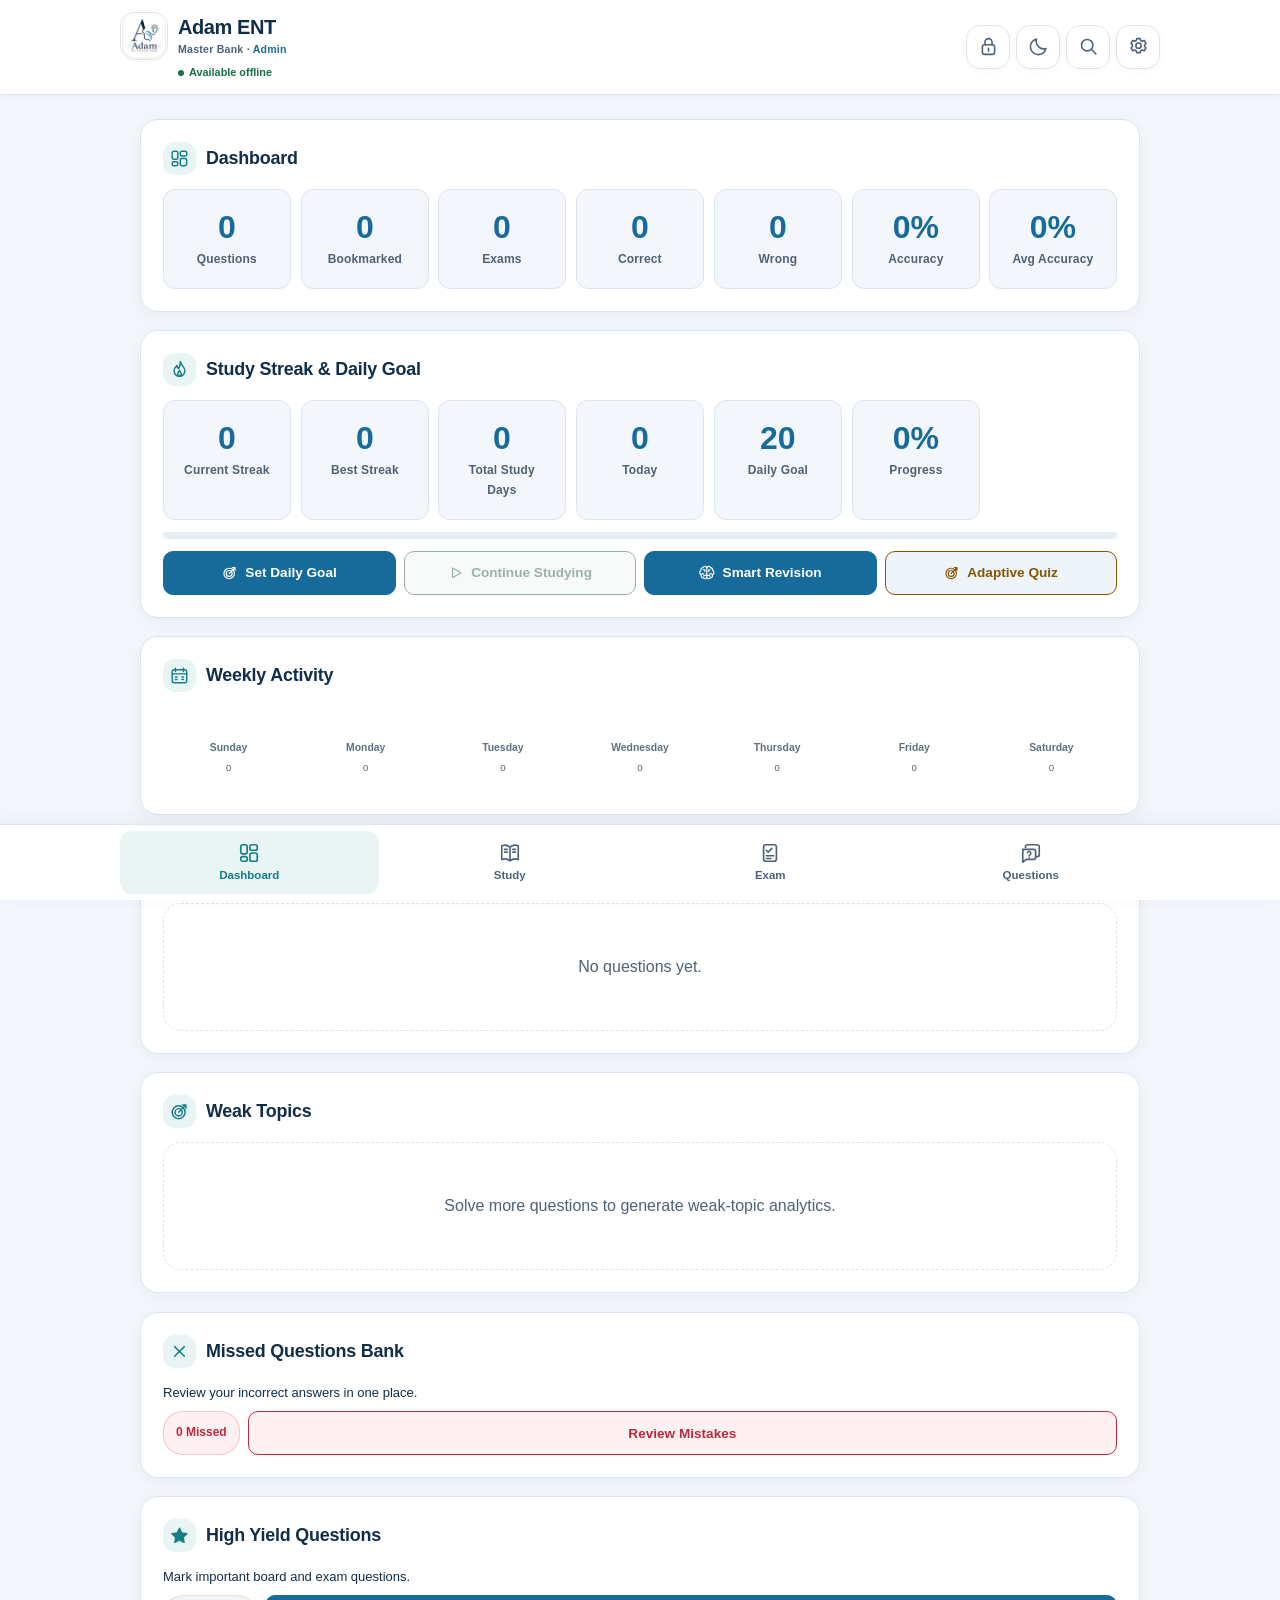
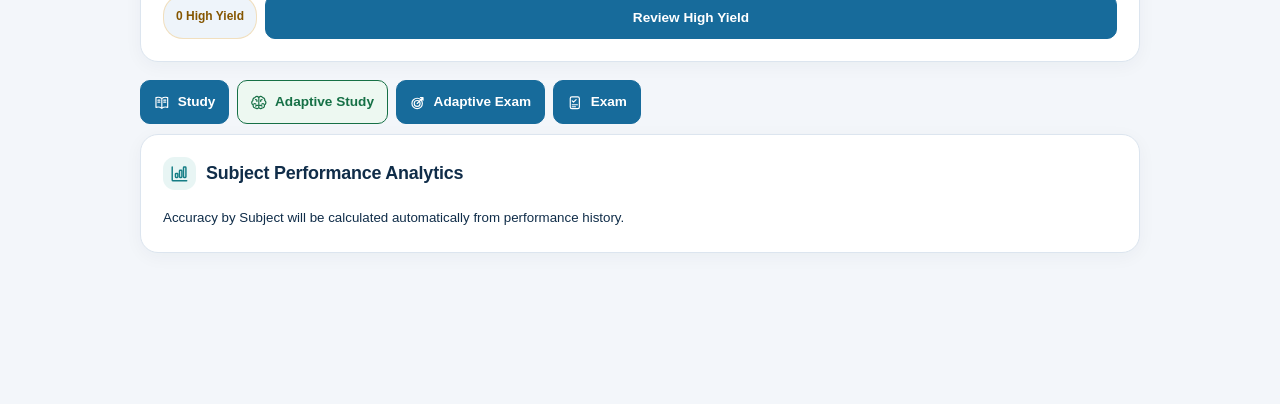
<file: index.html>
<!DOCTYPE html>
<html lang="en">
<head>
    <meta charset="UTF-8">
    <meta name="viewport" content="width=device-width, initial-scale=1.0, viewport-fit=cover">
    <meta name="theme-color" content="#102d49">
    <meta name="description" content="Comprehensive ENT board-exam question bank with exam mode, bookmarking, and progress tracking.">
    <title>Adam ENT — Admin</title>

    <link rel="manifest" href="manifest.json">
    <link rel="icon" type="image/png" href="icon-192.png">
    <link rel="apple-touch-icon" href="icon-192.png">
    <meta name="mobile-web-app-capable" content="yes">
    <meta name="apple-mobile-web-app-capable" content="yes">
    <meta name="apple-mobile-web-app-status-bar-style" content="black-translucent">
    <meta name="apple-mobile-web-app-title" content="Adam ENT">

    <style>
        :root {
            --bg: #f4f6fb;
            --surface: rgba(15, 23, 42, 0.035);
            --surface-hover: rgba(15, 23, 42, 0.06);
            --surface-strong: rgba(15, 23, 42, 0.09);
            --border: rgba(15, 23, 42, 0.10);
            --border-strong: rgba(15, 23, 42, 0.18);
            --border-glow: rgba(0, 212, 255, 0.25);
            --text: #0f172a;
            --text2: #475569;
            --text-muted: #64748b;
            --primary: #0e7490;
            --primary-light: #0891b2;
            --primary-dark: #0891b2;
            --primary-glow: rgba(0, 212, 255, 0.35);
            --accent: #9333ea;
            --accent-light: #a855f7;
            --accent-glow: rgba(168, 85, 247, 0.35);
            --success: #047857;
            --success-glow: rgba(16, 185, 129, 0.35);
            --danger: #dc2626;
            --danger-glow: rgba(239, 68, 68, 0.35);
            --warning: #b45309;
            --warning-glow: rgba(245, 158, 11, 0.35);
            --shadow: 0 8px 32px rgba(15, 23, 42, 0.12);
            --shadow-lg: 0 12px 48px rgba(15, 23, 42, 0.16);
            --glow-primary: 0 0 40px rgba(0, 212, 255, 0.12);
            --glow-accent: 0 0 40px rgba(168, 85, 247, 0.12);
            --glass-rgb: 255, 255, 255;
            --radius: 20px;
            --radius-sm: 14px;
            --radius-lg: 24px;
            --radius-xl: 28px;
            --transition: 0.3s cubic-bezier(0.4, 0, 0.2, 1);
            --font: 'Segoe UI', system-ui, -apple-system, sans-serif;
            --nav-height: 72px;
            --max-width: 900px;
            --card-gap: 16px;
        }

        .dark-mode {
            --bg: #0a0e1a;
            --surface: rgba(255, 255, 255, 0.03);
            --surface-hover: rgba(255, 255, 255, 0.06);
            --surface-strong: rgba(255, 255, 255, 0.08);
            --border: rgba(255, 255, 255, 0.08);
            --border-strong: rgba(255, 255, 255, 0.15);
            --text: #e2e8f0;
            --text2: #94a3b8;
            --text-muted: #64748b;
            --primary: #00d4ff;
            --primary-light: #5eeaff;
            --primary-dark: #0891b2;
            --accent: #a855f7;
            --accent-light: #c084fc;
            --success: #10b981;
            --danger: #ef4444;
            --warning: #f59e0b;
            --shadow: 0 8px 32px rgba(0, 0, 0, 0.45);
            --shadow-lg: 0 12px 48px rgba(0, 0, 0, 0.6);
            --glass-rgb: 10, 14, 26;
        }

        * { box-sizing: border-box; margin: 0; padding: 0; -webkit-tap-highlight-color: transparent; }
        html { scroll-behavior: smooth; }

        body {
            font-family: var(--font);
            background: var(--bg);
            color: var(--text);
            line-height: 1.6;
            min-height: 100vh;
            overflow-x: hidden;
            padding-bottom: calc(var(--nav-height) + 24px);
            user-select: none;
            position: relative;
        }

        body::before {
            content: '';
            position: fixed;
            inset: 0;
            z-index: -2;
            background: 
                radial-gradient(ellipse at 15% 50%, rgba(0, 212, 255, 0.06) 0%, transparent 50%),
                radial-gradient(ellipse at 85% 20%, rgba(168, 85, 247, 0.06) 0%, transparent 50%),
                radial-gradient(ellipse at 50% 85%, rgba(16, 185, 129, 0.04) 0%, transparent 50%),
                radial-gradient(ellipse at 70% 70%, rgba(232, 148, 58, 0.03) 0%, transparent 40%);
            pointer-events: none;
        }

        body::after {
            content: '';
            position: fixed;
            inset: 0;
            z-index: -1;
            background-image: 
                linear-gradient(rgba(255,255,255,0.015) 1px, transparent 1px),
                linear-gradient(90deg, rgba(255,255,255,0.015) 1px, transparent 1px);
            background-size: 60px 60px;
            pointer-events: none;
            mask-image: radial-gradient(ellipse at center, black 0%, transparent 70%);
            -webkit-mask-image: radial-gradient(ellipse at center, black 0%, transparent 70%);
        }

        .app-header {
            background: rgba(var(--glass-rgb), 0.75);
            backdrop-filter: blur(24px) saturate(1.2);
            -webkit-backdrop-filter: blur(24px) saturate(1.2);
            border-bottom: 1px solid var(--border);
            padding: 14px 18px;
            position: sticky;
            top: 0;
            z-index: 100;
            box-shadow: 0 4px 30px rgba(0,0,0,0.3);
        }

        .header-inner {
            max-width: var(--max-width);
            margin: 0 auto;
            display: flex;
            align-items: center;
            justify-content: space-between;
            gap: 14px;
        }

        .logo {
            font-size: 1.25rem;
            font-weight: 800;
            background: linear-gradient(135deg, var(--primary) 0%, var(--accent) 100%);
            -webkit-background-clip: text;
            -webkit-text-fill-color: transparent;
            background-clip: text;
            display: flex;
            align-items: center;
            gap: 10px;
            letter-spacing: -0.3px;
        }

        .logo::before {
            content: '🦻';
            font-size: 1.4rem;
            -webkit-text-fill-color: initial;
            filter: drop-shadow(0 0 8px var(--primary-glow));
        }

        .offline-badge {
            font-size: 0.7rem;
            color: var(--success);
            display: flex;
            align-items: center;
            gap: 6px;
            margin-top: 2px;
            font-weight: 600;
        }

        .offline-badge::before {
            content: '';
            width: 7px;
            height: 7px;
            background: var(--success);
            border-radius: 50%;
            box-shadow: 0 0 8px var(--success-glow);
            animation: pulse-dot 2s infinite;
        }

        @keyframes pulse-dot {
            0%, 100% { opacity: 1; transform: scale(1); }
            50% { opacity: 0.6; transform: scale(0.85); }
        }

        .btn-icon {
            width: 42px;
            height: 42px;
            border-radius: 50%;
            border: 1px solid var(--border);
            background: var(--surface);
            color: var(--text2);
            cursor: pointer;
            font-size: 1.15rem;
            display: flex;
            align-items: center;
            justify-content: center;
            transition: all var(--transition);
        }

        .btn-icon:hover {
            background: var(--surface-hover);
            border-color: var(--border-strong);
            color: var(--primary);
            box-shadow: 0 0 20px var(--primary-glow);
            transform: translateY(-1px);
        }

        .btn-icon:active { transform: scale(0.92); }

        .main-content {
            max-width: var(--max-width);
            margin: 0 auto;
            padding: 18px;
            animation: fadeIn 0.4s ease;
        }

        @keyframes fadeIn {
            from { opacity: 0; transform: translateY(12px); }
            to { opacity: 1; transform: translateY(0); }
        }

        .card {
            will-change: transform;
            background: var(--surface);
            border-radius: var(--radius);
            padding: 22px;
            margin-bottom: var(--card-gap);
            box-shadow: var(--shadow), inset 0 1px 0 rgba(255,255,255,0.04);
            border: 1px solid var(--border);
            transition: all var(--transition);
            position: relative;
            overflow: hidden;
        }

        .card::before {
            content: '';
            position: absolute;
            top: 0;
            left: 0;
            right: 0;
            height: 1px;
            background: linear-gradient(90deg, transparent, rgba(255,255,255,0.1), transparent);
        }

        .card:hover {
            border-color: var(--border-strong);
            box-shadow: var(--shadow-lg), var(--glow-primary);
            transform: translateY(-2px);
        }

        .card, .question-block, .stat-card {
            contain: layout paint;
        }

        .card-header {
            font-weight: 700;
            font-size: 1.15rem;
            margin-bottom: 14px;
            display: flex;
            align-items: center;
            gap: 10px;
            color: var(--text);
            letter-spacing: -0.2px;
        }

        .stat-card {
            background: linear-gradient(135deg, rgba(255,255,255,0.04), rgba(255,255,255,0.01));
            border-radius: var(--radius-sm);
            padding: 18px 14px;
            text-align: center;
            border: 1px solid var(--border);
            transition: all var(--transition);
            position: relative;
            overflow: hidden;
        }

        .stat-card:hover {
            border-color: var(--border-strong);
            box-shadow: 0 0 25px rgba(0, 212, 255, 0.08);
            transform: translateY(-3px);
        }

        .stat-card::after {
            content: '';
            position: absolute;
            top: -50%;
            left: -50%;
            width: 200%;
            height: 200%;
            background: radial-gradient(circle, rgba(0,212,255,0.06) 0%, transparent 60%);
            opacity: 0;
            transition: opacity 0.3s;
            pointer-events: none;
        }

        .stat-card:hover::after { opacity: 1; }

        .stat-value {
            font-size: 2rem;
            font-weight: 800;
            background: linear-gradient(135deg, var(--primary), var(--primary-light));
            -webkit-background-clip: text;
            -webkit-text-fill-color: transparent;
            background-clip: text;
            line-height: 1.2;
            margin-bottom: 4px;
            filter: drop-shadow(0 0 12px var(--primary-glow));
        }

        .stat-label {
            font-size: 0.7rem;
            color: var(--text2);
            text-transform: uppercase;
            letter-spacing: 1px;
            font-weight: 600;
        }

        .btn {
            display: inline-flex;
            align-items: center;
            justify-content: center;
            gap: 8px;
            padding: 12px 22px;
            border-radius: var(--radius-sm);
            border: 1px solid var(--border);
            cursor: pointer;
            font-weight: 600;
            font-size: 0.9rem;
            transition: all var(--transition);
            font-family: var(--font);
            background: linear-gradient(135deg, rgba(255,255,255,0.05), rgba(255,255,255,0.02));
            color: var(--text);
            position: relative;
            overflow: hidden;
        }

        .btn::before {
            content: '';
            position: absolute;
            inset: 0;
            background: linear-gradient(135deg, transparent, rgba(255,255,255,0.08), transparent);
            opacity: 0;
            transition: opacity 0.3s;
        }

        .btn:hover::before { opacity: 1; }
        .btn:active { transform: scale(0.96); }

        .btn-primary {
            background: linear-gradient(135deg, rgba(0, 212, 255, 0.18), rgba(0, 212, 255, 0.08));
            border-color: rgba(0, 212, 255, 0.35);
            color: var(--primary);
            box-shadow: 0 4px 20px rgba(0, 212, 255, 0.15);
        }

        .btn-primary:hover {
            box-shadow: 0 0 30px var(--primary-glow), 0 4px 20px rgba(0, 212, 255, 0.2);
            border-color: var(--primary);
            color: var(--primary-light);
            transform: translateY(-2px);
        }

        .btn-accent {
            background: linear-gradient(135deg, rgba(168, 85, 247, 0.18), rgba(168, 85, 247, 0.08));
            border-color: rgba(168, 85, 247, 0.35);
            color: var(--accent-light);
            box-shadow: 0 4px 20px rgba(168, 85, 247, 0.15);
        }

        .btn-accent:hover {
            box-shadow: 0 0 30px var(--accent-glow), 0 4px 20px rgba(168, 85, 247, 0.2);
            border-color: var(--accent);
            transform: translateY(-2px);
        }

        .btn-outline {
            background: transparent;
            border: 1.5px solid var(--border-strong);
            color: var(--text2);
        }

        .btn-outline:hover {
            border-color: var(--primary);
            color: var(--primary);
            box-shadow: 0 0 20px var(--primary-glow);
            background: rgba(0, 212, 255, 0.05);
        }

        .btn-success {
            background: linear-gradient(135deg, rgba(16, 185, 129, 0.18), rgba(16, 185, 129, 0.08));
            border-color: rgba(16, 185, 129, 0.35);
            color: var(--success);
            box-shadow: 0 4px 20px rgba(16, 185, 129, 0.15);
        }

        .btn-success:hover {
            box-shadow: 0 0 30px var(--success-glow);
            border-color: var(--success);
            transform: translateY(-2px);
        }

        .btn-danger {
            background: linear-gradient(135deg, rgba(239, 68, 68, 0.18), rgba(239, 68, 68, 0.08));
            border-color: rgba(239, 68, 68, 0.35);
            color: var(--danger);
            box-shadow: 0 4px 20px rgba(239, 68, 68, 0.15);
        }

        .btn-danger:hover {
            box-shadow: 0 0 30px var(--danger-glow);
            border-color: var(--danger);
            transform: translateY(-2px);
        }

        .btn-warning {
            background: linear-gradient(135deg, rgba(245, 158, 11, 0.18), rgba(245, 158, 11, 0.08));
            border-color: rgba(245, 158, 11, 0.35);
            color: var(--warning);
        }

        .btn-sm {
            padding: 8px 14px;
            font-size: 0.8rem;
            border-radius: 10px;
        }

        .btn-block { width: 100%; }
        .mt-2 { margin-top: 14px; }

        input, select, textarea {
            width: 100%;
            padding: 12px 16px;
            border-radius: var(--radius-sm);
            border: 1px solid var(--border);
            font-family: var(--font);
            font-size: 0.92rem;
            background: rgba(0, 0, 0, 0.2);
            color: var(--text);
            margin-bottom: 10px;
            transition: all var(--transition);
            outline: none;
        }

        input:focus, select:focus, textarea:focus {
            border-color: var(--primary);
            box-shadow: 0 0 0 3px rgba(0, 212, 255, 0.1), 0 0 20px var(--primary-glow);
            background: rgba(0, 0, 0, 0.3);
        }

        input::placeholder, textarea::placeholder { color: var(--text-muted); }

        label {
            font-weight: 600;
            font-size: 0.82rem;
            color: var(--text2);
            display: block;
            margin-bottom: 6px;
            text-transform: uppercase;
            letter-spacing: 0.5px;
        }

        .form-row {
            display: grid;
            grid-template-columns: 1fr 1fr 1fr;
            gap: 12px;
        }

        .question-block {
            will-change: transform;
            background: var(--surface);
            border-radius: var(--radius);
            padding: 24px;
            margin-bottom: 18px;
            border: 1px solid var(--border);
            box-shadow: var(--shadow), inset 0 1px 0 rgba(255,255,255,0.04);
            position: relative;
            overflow: hidden;
            transition: all var(--transition);
        }

        .question-block:hover {
            border-color: var(--border-strong);
            box-shadow: var(--shadow-lg), 0 0 30px rgba(0, 212, 255, 0.05);
        }

        .question-block::before {
            content: '';
            position: absolute;
            top: 0;
            left: 0;
            width: 4px;
            height: 100%;
            background: linear-gradient(180deg, var(--primary), var(--accent));
            opacity: 0.6;
            border-radius: var(--radius) 0 0 var(--radius);
        }

        .question-text {
            font-weight: 700;
            font-size: 1.08rem;
            margin-bottom: 18px;
            line-height: 1.5;
            color: var(--text);
            padding-left: 8px;
        }

        .option-btn {
            display: block;
            width: 100%;
            text-align: left;
            padding: 14px 18px;
            margin: 8px 0;
            border-radius: var(--radius-sm);
            border: 1.5px solid var(--border);
            background: linear-gradient(135deg, rgba(255,255,255,0.03), rgba(255,255,255,0.01));
            cursor: pointer;
            font-size: 0.95rem;
            transition: border-color 0.2s, background 0.2s, transform 0.2s, box-shadow 0.2s;
            color: var(--text);
            position: relative;
            overflow: hidden;
        }

        .option-btn:hover {
            background: linear-gradient(135deg, rgba(255,255,255,0.06), rgba(255,255,255,0.03));
            border-color: var(--border-strong);
            transform: translateX(4px);
            box-shadow: 0 4px 20px rgba(0,0,0,0.2);
        }

        .option-btn.selected {
            background: linear-gradient(135deg, rgba(0, 212, 255, 0.12), rgba(0, 212, 255, 0.04));
            border-color: var(--primary);
            box-shadow: 0 0 25px var(--primary-glow), inset 0 0 20px rgba(0, 212, 255, 0.05);
            color: var(--primary-light);
            transform: translateX(4px);
        }

        .option-btn.correct {
            background: linear-gradient(135deg, rgba(16, 185, 129, 0.12), rgba(16, 185, 129, 0.04));
            border-color: var(--success);
            box-shadow: 0 0 25px var(--success-glow);
            color: var(--success);
            transform: translateX(4px);
        }

        .option-btn.wrong {
            background: linear-gradient(135deg, rgba(239, 68, 68, 0.12), rgba(239, 68, 68, 0.04));
            border-color: var(--danger);
            box-shadow: 0 0 25px var(--danger-glow);
            color: var(--danger);
            transform: translateX(4px);
        }

        .option-label {
            display: inline-flex;
            align-items: center;
            justify-content: center;
            width: 28px;
            height: 28px;
            border-radius: 50%;
            background: rgba(255,255,255,0.06);
            border: 1px solid var(--border);
            margin-right: 12px;
            font-weight: 700;
            font-size: 0.85rem;
            transition: all 0.3s;
        }

        .option-btn.selected .option-label {
            background: var(--primary);
            color: var(--bg);
            border-color: var(--primary);
            box-shadow: 0 0 12px var(--primary-glow);
        }

        .option-btn.correct .option-label {
            background: var(--success);
            color: var(--bg);
            border-color: var(--success);
            box-shadow: 0 0 12px var(--success-glow);
        }

        .option-btn.wrong .option-label {
            background: var(--danger);
            color: var(--bg);
            border-color: var(--danger);
            box-shadow: 0 0 12px var(--danger-glow);
        }

        .explanation-box {
            margin-top: 16px;
            padding: 18px;
            background: linear-gradient(135deg, rgba(0, 212, 255, 0.06), rgba(0, 212, 255, 0.02));
            border-radius: 0 var(--radius-sm) var(--radius-sm) 0;
            border-left: 4px solid var(--primary);
            font-size: 0.92rem;
            color: var(--text2);
            border-top: 1px solid rgba(0, 212, 255, 0.1);
            border-right: 1px solid rgba(0, 212, 255, 0.1);
            border-bottom: 1px solid rgba(0, 212, 255, 0.1);
        }

        .badge {
            display: inline-flex;
            align-items: center;
            gap: 4px;
            padding: 5px 12px;
            border-radius: 20px;
            font-size: 0.72rem;
            font-weight: 700;
            letter-spacing: 0.3px;
            border: 1px solid;
        }

        .badge-primary {
            background: rgba(0, 212, 255, 0.1);
            color: var(--primary);
            border-color: rgba(0, 212, 255, 0.25);
            box-shadow: 0 0 12px rgba(0, 212, 255, 0.08);
        }

        .badge-accent {
            background: rgba(168, 85, 247, 0.1);
            color: var(--accent-light);
            border-color: rgba(168, 85, 247, 0.25);
            box-shadow: 0 0 12px rgba(168, 85, 247, 0.08);
        }

        .badge-success {
            background: rgba(16, 185, 129, 0.1);
            color: var(--success);
            border-color: rgba(16, 185, 129, 0.25);
        }

        .badge-danger {
            background: rgba(239, 68, 68, 0.1);
            color: var(--danger);
            border-color: rgba(239, 68, 68, 0.25);
        }

        .badge-warning {
            background: rgba(245, 158, 11, 0.1);
            color: var(--warning);
            border-color: rgba(245, 158, 11, 0.25);
        }

        .badge-group {
            background: rgba(108, 92, 231, 0.1);
            color: #a78bfa;
            border-color: rgba(139, 92, 246, 0.25);
        }

        .timer-display {
            font-size: 2.2rem;
            font-weight: 800;
            text-align: center;
            color: var(--primary);
            text-shadow: 0 0 30px var(--primary-glow);
            font-variant-numeric: tabular-nums;
            letter-spacing: 1px;
        }

        .timer-warning {
            color: var(--warning);
            text-shadow: 0 0 30px var(--warning-glow);
            animation: pulse-warning 1s infinite;
        }

        .timer-danger {
            color: var(--danger);
            text-shadow: 0 0 30px var(--danger-glow);
            animation: pulse-danger 0.6s infinite;
        }

        @keyframes pulse-warning {
            0%, 100% { opacity: 1; }
            50% { opacity: 0.7; }
        }

        @keyframes pulse-danger {
            0%, 100% { opacity: 1; transform: scale(1); }
            50% { opacity: 0.8; transform: scale(1.05); }
        }

        .progress-bar {
            height: 6px;
            background: rgba(255, 255, 255, 0.05);
            border-radius: 3px;
            overflow: hidden;
            margin: 12px 0;
            box-shadow: inset 0 1px 2px rgba(0,0,0,0.3);
        }

        .progress-fill {
            height: 100%;
            background: linear-gradient(90deg, var(--primary), var(--accent), var(--primary-light));
            background-size: 200% 100%;
            border-radius: 3px;
            transition: width 0.5s cubic-bezier(0.4, 0, 0.2, 1);
            box-shadow: 0 0 15px var(--primary-glow);
            animation: shimmer 2s infinite;
        }

        @keyframes shimmer {
            0% { background-position: 200% 0; }
            100% { background-position: -200% 0; }
        }

        .bottom-nav {
            position: fixed;
            bottom: 0;
            left: 0;
            right: 0;
            background: rgba(var(--glass-rgb), 0.92);
            backdrop-filter: blur(24px) saturate(1.2);
            -webkit-backdrop-filter: blur(24px) saturate(1.2);
            border-top: 1px solid var(--border);
            display: flex;
            z-index: 100;
            box-shadow: 0 -8px 40px rgba(0,0,0,0.4);
            height: var(--nav-height);
            padding: 0 10px;
            padding-bottom: env(safe-area-inset-bottom, 0);
        }

        .nav-item {
            flex: 1;
            display: flex;
            flex-direction: column;
            align-items: center;
            justify-content: center;
            gap: 3px;
            cursor: pointer;
            color: var(--text-muted);
            font-size: 0.65rem;
            font-weight: 600;
            border: none;
            background: none;
            position: relative;
            transition: all var(--transition);
            padding-top: 8px;
        }

        .nav-item span {
            font-size: 1.3rem;
            filter: grayscale(0.3);
            transition: all var(--transition);
        }

        .nav-item:hover { color: var(--text2); }

        .nav-item.active {
            color: var(--primary);
        }

        .nav-item.active span {
            filter: grayscale(0) drop-shadow(0 0 10px var(--primary-glow));
            transform: translateY(-2px);
        }

        .nav-item.active::after {
            content: '';
            position: absolute;
            top: 0;
            left: 25%;
            right: 25%;
            height: 3px;
            background: linear-gradient(90deg, transparent, var(--primary), transparent);
            border-radius: 0 0 4px 4px;
            box-shadow: 0 0 12px var(--primary-glow);
        }

        .hidden { display: none !important; }
        .text-center { text-align: center; }
        .flex-wrap { display: flex; flex-wrap: wrap; gap: 10px; align-items: center; }

        .empty-state {
            text-align: center;
            padding: 50px 24px;
            color: var(--text2);
            background: var(--surface);
            border-radius: var(--radius);
            border: 1px dashed var(--border);
        }

        .highlight {
            background: linear-gradient(135deg, rgba(0, 212, 255, 0.25), rgba(168, 85, 247, 0.15));
            color: var(--primary-light);
            padding: 1px 5px;
            border-radius: 4px;
            font-weight: 600;
            border: 1px solid rgba(0, 212, 255, 0.2);
        }

        .modal-field { margin-bottom: 14px; }

        #modalOverlay {
            position: fixed;
            inset: 0;
            background: rgba(0, 0, 0, 0.65);
            backdrop-filter: blur(8px);
            -webkit-backdrop-filter: blur(8px);
            z-index: 200;
            display: flex;
            align-items: flex-end;
            justify-content: center;
            opacity: 0;
            pointer-events: none;
            transition: opacity 0.3s ease;
        }

        #modalOverlay:not(.hidden) {
            opacity: 1;
            pointer-events: all;
        }

        #modalContent {
            background: linear-gradient(180deg, rgba(var(--glass-rgb), 0.98), rgba(var(--glass-rgb), 0.96));
            backdrop-filter: blur(40px);
            border-radius: var(--radius-lg) var(--radius-lg) 0 0;
            width: 100%;
            max-width: 900px;
            max-height: 88vh;
            overflow-y: auto;
            padding: 28px 24px calc(24px + env(safe-area-inset-bottom));
            border: 1px solid var(--border);
            border-bottom: none;
            box-shadow: 0 -20px 60px rgba(0,0,0,0.5);
            transform: translateY(20px);
            transition: transform 0.3s cubic-bezier(0.4, 0, 0.2, 1);
        }

        #modalOverlay:not(.hidden) #modalContent {
            transform: translateY(0);
        }

        #toastContainer {
            position: fixed;
            top: 24px;
            left: 50%;
            transform: translateX(-50%);
            z-index: 300;
            display: flex;
            flex-direction: column;
            align-items: center;
            gap: 10px;
            width: 90%;
            max-width: 400px;
            pointer-events: none;
        }

        #toastContainer > div {
            background: linear-gradient(135deg, rgba(var(--glass-rgb), 0.95), rgba(var(--glass-rgb), 0.93));
            backdrop-filter: blur(20px);
            border: 1px solid var(--border);
            color: var(--text);
            padding: 14px 24px;
            border-radius: var(--radius-xl);
            font-weight: 600;
            font-size: 0.9rem;
            box-shadow: var(--shadow-lg), 0 0 30px rgba(0,0,0,0.3);
            text-align: center;
            width: 100%;
            animation: toastIn 0.4s cubic-bezier(0.4, 0, 0.2, 1), toastOut 0.4s cubic-bezier(0.4, 0, 0.2, 1) 2.6s forwards;
            pointer-events: auto;
        }

        @keyframes toastIn {
            from { opacity: 0; transform: translateY(-20px) scale(0.95); }
            to { opacity: 1; transform: translateY(0) scale(1); }
        }

        @keyframes toastOut {
            from { opacity: 1; transform: translateY(0) scale(1); }
            to { opacity: 0; transform: translateY(-20px) scale(0.95); }
        }

        ::-webkit-scrollbar { width: 6px; }
        ::-webkit-scrollbar-track { background: transparent; }
        ::-webkit-scrollbar-thumb {
            background: var(--border-strong);
            border-radius: 3px;
        }
        ::-webkit-scrollbar-thumb:hover { background: var(--text-muted); }

        .card > div[style*="display:flex"][style*="justify-content:space-between"] {
            background: linear-gradient(135deg, rgba(255,255,255,0.03), transparent);
            border-radius: var(--radius-sm);
            padding: 10px 14px;
            margin: 6px 0;
            border: 1px solid var(--border);
            transition: all 0.3s;
        }

        .card > div[style*="display:flex"][style*="justify-content:space-between"]:hover {
            background: linear-gradient(135deg, rgba(255,255,255,0.06), rgba(0,212,255,0.03));
            border-color: var(--border-strong);
            transform: translateX(4px);
            box-shadow: 0 4px 20px rgba(0,0,0,0.2);
        }

        .book-chip {
            display: inline-block;
            padding: 6px 12px;
            margin: 4px;
            border-radius: 20px;
            background: linear-gradient(135deg, rgba(0, 212, 255, 0.15), rgba(0, 212, 255, 0.05));
            border: 1px solid rgba(0, 212, 255, 0.25);
            color: var(--primary);
            font-size: 12px;
            font-weight: 600;
        }

        .view-q-btn, .bookmark-btn {
            transition: all 0.3s !important;
        }

        .view-q-btn:hover, .bookmark-btn:hover {
            transform: scale(1.05);
            box-shadow: 0 0 20px var(--primary-glow);
        }

        .question-block .badge {
            margin-left: 8px;
        }

        .card.text-center .stat-value {
            font-size: 4rem;
            background: linear-gradient(135deg, var(--primary), var(--accent), var(--primary-light));
            -webkit-background-clip: text;
            -webkit-text-fill-color: transparent;
            background-clip: text;
            filter: drop-shadow(0 0 20px var(--primary-glow));
        }

        .card > div[style*="display:flex"][style*="gap:8px"] .btn {
            flex: 1;
            min-width: 120px;
            justify-content: center;
        }

        [data-study-mode] {
            flex: 1;
            justify-content: center;
        }

        .card > div[style*="grid-template-columns"] {
            gap: 12px;
        }

        .card > p[style*="font-size:0.85rem"] {
            color: var(--text-muted);
            margin-top: 8px;
            font-weight: 500;
        }

        .question-block .flex-wrap {
            margin-top: 12px;
        }

        .question-block div[style*="margin-top:8px"] .btn {
            margin-top: 4px;
        }

        #modalContent h3 {
            color: var(--text);
            margin-bottom: 18px;
            font-size: 1.3rem;
            font-weight: 700;
            background: linear-gradient(135deg, var(--primary), var(--accent));
            -webkit-background-clip: text;
            -webkit-text-fill-color: transparent;
            background-clip: text;
        }

        select {
            appearance: none;
            background-image: url("data:image/svg+xml,%3Csvg xmlns='http://www.w3.org/2000/svg' width='12' height='12' viewBox='0 0 12 12'%3E%3Cpath fill='%2394a3b8' d='M6 8L1 3h10z'/%3E%3C/svg%3E");
            background-repeat: no-repeat;
            background-position: right 14px center;
            padding-right: 36px;
        }

        *:focus-visible {
            outline: 2px solid var(--primary);
            outline-offset: 2px;
            border-radius: 4px;
        }

        button:disabled {
            opacity: 0.4;
            cursor: not-allowed;
            filter: grayscale(0.5);
        }

        button:disabled:hover {
            transform: none;
            box-shadow: none;
        }

        input[type="file"] {
            padding: 10px;
            border-style: dashed;
            cursor: pointer;
        }

        input[type="file"]::file-selector-button {
            background: var(--surface-strong);
            border: 1px solid var(--border);
            color: var(--text);
            padding: 8px 14px;
            border-radius: 8px;
            margin-right: 12px;
            cursor: pointer;
            font-weight: 600;
            transition: all 0.3s;
        }

        input[type="file"]::file-selector-button:hover {
            background: var(--primary);
            color: var(--bg);
            border-color: var(--primary);
            box-shadow: 0 0 15px var(--primary-glow);
        }

        textarea {
            resize: vertical;
            min-height: 100px;
        }

        hr {
            border: none;
            height: 1px;
            background: linear-gradient(90deg, transparent, var(--border-strong), transparent);
            margin: 16px 0;
        }

        .explanation-box strong {
            color: var(--primary-light);
            font-weight: 700;
        }

        .option-btn span[style*="float:right"] {
            background: var(--surface-strong);
            padding: 2px 10px;
            border-radius: 12px;
            font-size: 0.75rem;
            font-weight: 700;
            border: 1px solid var(--border);
        }

        .reclass-btn {
            position: absolute;
            top: 10px;
            right: 10px;
            z-index: 99;
            padding: 5px 10px;
            font-size: 11px;
            background: var(--surface);
            border: 1px solid var(--border);
            color: var(--text2);
            border-radius: 8px;
            cursor: pointer;
            transition: all 0.3s;
        }

        .reclass-btn:hover {
            border-color: var(--primary);
            color: var(--primary);
            box-shadow: 0 0 15px var(--primary-glow);
        }

        .subject-card, .book-card {
            padding: 14px;
            border: 1.5px solid var(--border);
            border-radius: var(--radius-sm);
            margin: 6px;
            cursor: pointer;
            display: inline-flex;
            flex-direction: column;
            align-items: center;
            gap: 8px;
            background: linear-gradient(135deg, rgba(255,255,255,0.03), rgba(255,255,255,0.01));
            transition: all 0.3s;
            min-width: 100px;
            text-align: center;
        }

        .subject-card:hover, .book-card:hover {
            border-color: var(--primary);
            box-shadow: 0 0 25px var(--primary-glow);
            transform: translateY(-3px);
            background: linear-gradient(135deg, rgba(0,212,255,0.08), rgba(168,85,247,0.05));
        }

        .subject-card.selected, .book-card.selected {
            background: linear-gradient(135deg, rgba(0,212,255,0.15), rgba(168,85,247,0.1));
            border-color: var(--primary);
            color: var(--primary-light);
            box-shadow: 0 0 25px var(--primary-glow);
        }

        .card-grid {
            display: flex;
            flex-wrap: wrap;
            gap: 8px;
            max-height: 260px;
            overflow: auto;
            padding: 4px;
        }

        .tree-node {
            padding: 10px;
            border: 1px solid var(--border);
            margin: 6px 0;
            border-radius: var(--radius-sm);
            cursor: pointer;
            background: var(--surface);
            transition: all 0.3s;
        }

        .tree-node:hover {
            border-color: var(--border-strong);
            background: var(--surface-hover);
            transform: translateX(4px);
        }

        .review-badge {
            background: var(--danger);
            color: #fff;
            padding: 3px 10px;
            border-radius: 12px;
            font-size: 11px;
            font-weight: 700;
            box-shadow: 0 0 12px var(--danger-glow);
        }

        .hierarchy-panel {
            padding: 14px;
            border: 1px solid var(--border);
            border-radius: var(--radius);
            margin: 10px 0;
            background: var(--surface);
        }

        .drag-item {
            padding: 10px;
            margin: 6px 0;
            border: 1.5px dashed var(--primary);
            border-radius: var(--radius-sm);
            background: rgba(0, 212, 255, 0.03);
        }

        .duplicate-panel {
            padding: 12px;
            border: 1px solid var(--border);
            border-radius: var(--radius-sm);
            margin: 8px 0;
            background: var(--surface);
        }

        .analytics-card {
            padding: 12px;
            border-left: 4px solid var(--primary);
            margin: 8px 0;
            background: linear-gradient(90deg, rgba(0,212,255,0.05), transparent);
            border-radius: 0 var(--radius-sm) var(--radius-sm) 0;
        }

        .dashboard-widget {
            padding: 14px;
            border: 1px solid var(--border);
            border-radius: var(--radius);
            margin: 10px 0;
            background: linear-gradient(135deg, rgba(255,255,255,0.03), transparent);
        }

        .heatmap-cell {
            display: inline-block;
            padding: 10px;
            margin: 4px;
            border-radius: var(--radius-sm);
            background: rgba(0, 212, 255, 0.08);
            border: 1px solid rgba(0, 212, 255, 0.15);
            font-size: 0.8rem;
            font-weight: 600;
            color: var(--primary-light);
            transition: all 0.3s;
        }

        .heatmap-cell:hover {
            background: rgba(0, 212, 255, 0.15);
            box-shadow: 0 0 15px var(--primary-glow);
            transform: translateY(-2px);
        }

        .recommendation-card {
            padding: 12px;
            border-left: 4px solid var(--accent);
            margin: 8px 0;
            background: linear-gradient(90deg, rgba(168,85,247,0.05), transparent);
            border-radius: 0 var(--radius-sm) var(--radius-sm) 0;
        }

        .chart-bar {
            height: 28px;
            margin: 6px 0;
            background: linear-gradient(90deg, rgba(0,212,255,0.15), rgba(168,85,247,0.1));
            border-radius: var(--radius-sm);
            padding: 6px 12px;
            display: flex;
            align-items: center;
            font-size: 0.85rem;
            font-weight: 600;
            color: var(--text);
            border: 1px solid var(--border);
            overflow: hidden;
            position: relative;
        }

        .drag-drop-zone {
            min-height: 70px;
            border: 2px dashed var(--primary);
            padding: 14px;
            border-radius: var(--radius);
            background: rgba(0, 212, 255, 0.03);
            display: flex;
            align-items: center;
            justify-content: center;
            color: var(--text2);
            font-weight: 600;
            transition: all 0.3s;
        }

        .drag-drop-zone:hover {
            background: rgba(0, 212, 255, 0.06);
            box-shadow: 0 0 25px var(--primary-glow);
        }

        .readiness-card {
            padding: 14px;
            border: 1px solid var(--border);
            border-radius: var(--radius);
            margin: 10px 0;
            background: var(--surface);
        }

        .canvas-chart {
            width: 100%;
            height: 240px;
            border: 1px solid var(--border);
            border-radius: var(--radius);
            background: var(--surface);
        }

        .planner-card {
            padding: 14px;
            border: 1px solid var(--border);
            border-radius: var(--radius);
            margin: 10px 0;
            background: linear-gradient(135deg, rgba(255,255,255,0.02), transparent);
        }

        .ai-card {
            padding: 14px;
            border: 1px solid var(--border);
            border-radius: var(--radius);
            margin: 10px 0;
            background: linear-gradient(135deg, rgba(168,85,247,0.05), transparent);
        }

        .forecast-good {
            color: var(--success);
            font-weight: 800;
            text-shadow: 0 0 10px var(--success-glow);
        }

        .floating-reclassify-btn {
            position: fixed;
            right: 18px;
            bottom: 100px;
            z-index: 99;
            background: linear-gradient(135deg, rgba(0,212,255,0.2), rgba(168,85,247,0.2));
            border: 1px solid var(--border-glow);
            color: var(--primary);
            padding: 12px 18px;
            border-radius: 50px;
            font-weight: 700;
            backdrop-filter: blur(20px);
            box-shadow: 0 8px 32px rgba(0,0,0,0.4), 0 0 20px var(--primary-glow);
            cursor: pointer;
            transition: all 0.3s;
        }

        .floating-reclassify-btn:hover {
            transform: translateY(-3px) scale(1.05);
            box-shadow: 0 12px 40px rgba(0,0,0,0.5), 0 0 30px var(--primary-glow);
        }


        .lecture-card {
            cursor: pointer;
            transition: all 0.25s ease;
        }
        .lecture-card:hover {
            border-color: var(--primary);
            box-shadow: 0 0 25px var(--primary-glow);
            transform: translateY(-2px);
        }
        .lecture-card .lecture-exam-btn {
            opacity: 0.7;
            transition: opacity 0.2s;
        }
        .lecture-card:hover .lecture-exam-btn {
            opacity: 1;
        }
        @media (max-width: 600px) {
            .form-row { grid-template-columns: 1fr; }
            .stat-value { font-size: 1.6rem; }
            .question-block { padding: 18px; }
            .card { padding: 18px; }
            .logo { font-size: 1.1rem; }
        }
    </style>
    <style id="adam-mobile-design">
/* Adam ENT: shared, offline-ready design for the admin and student editions. */
:root {
    color-scheme: light;
    --bg: #f3f6fa;
    --panel: #ffffff;
    --surface: #ffffff;
    --surface-hover: #eef4fa;
    --surface-strong: #e5edf5;
    --border: #dce5ef;
    --border-strong: #b6c8d9;
    --text: #102d49;
    --text2: #4e6277;
    --text-muted: #5e7083;
    --primary: #176b9b;
    --primary-light: #176b9b;
    --primary-dark: #0f517a;
    --primary-rgb: 23, 107, 155;
    --primary-soft: #eaf3fa;
    --primary-glow: rgba(23, 107, 155, .12);
    --accent: #255f8f;
    --accent-light: #255f8f;
    --accent-glow: rgba(37, 95, 143, .12);
    --success: #167046;
    --success-soft: #edf8f1;
    --danger: #b82c3b;
    --danger-soft: #fff0f1;
    --warning: #855600;
    --shadow: 0 4px 18px rgba(16, 45, 73, .045);
    --shadow-lg: 0 10px 30px rgba(16, 45, 73, .09);
    --glow-primary: none;
    --glow-accent: none;
    --glass-rgb: 255, 255, 255;
    --radius: 18px;
    --radius-sm: 12px;
    --radius-lg: 22px;
    --radius-xl: 24px;
    --transition: .18s ease;
    --font: 'Segoe UI', Tahoma, Arial, sans-serif;
    --nav-height: 76px;
    --max-width: 1040px;
    --card-gap: 18px;
}
.dark-mode {
    color-scheme: dark;
    --bg: #0c1726;
    --panel: #152438;
    --surface: #152438;
    --surface-hover: #1c3148;
    --surface-strong: #243c53;
    --border: #2b4056;
    --border-strong: #526c85;
    --text: #edf4fc;
    --text2: #becdde;
    --text-muted: #a3b6cb;
    --primary: #80c7f0;
    --primary-light: #a3dcfc;
    --primary-dark: #1c6491;
    --primary-rgb: 128, 199, 240;
    --primary-soft: #1c354c;
    --primary-glow: rgba(128, 199, 240, .1);
    --accent: #a4c9ed;
    --accent-light: #a4c9ed;
    --success: #8bdfaf;
    --success-soft: #183b30;
    --danger: #ffb1b8;
    --danger-soft: #442733;
    --warning: #f5d08b;
    --shadow: 0 4px 18px rgba(0, 0, 0, .1);
    --shadow-lg: 0 10px 30px rgba(0, 0, 0, .18);
    --glass-rgb: 21, 36, 56;
}
html { scroll-padding-block: 120px calc(var(--nav-height) + env(safe-area-inset-bottom, 0px) + 24px); }
body {
    min-height: 100vh;
    min-height: 100dvh;
    padding-bottom: calc(var(--nav-height) + env(safe-area-inset-bottom, 0px) + 32px);
    line-height: 1.65;
    -webkit-text-size-adjust: 100%;
}
body::before, body::after { display: none; }
button, input, select, textarea { font-family: var(--font); }
button { touch-action: manipulation; }
button:focus-visible, a:focus-visible, input:focus-visible, select:focus-visible, textarea:focus-visible {
    outline: 3px solid var(--primary);
    outline-offset: 3px;
}
.app-header {
    padding: calc(12px + env(safe-area-inset-top, 0px)) max(20px, env(safe-area-inset-right, 0px)) 12px max(20px, env(safe-area-inset-left, 0px));
    background: rgba(var(--glass-rgb), .97);
    box-shadow: 0 2px 10px rgba(16, 45, 73, .04);
}
.header-inner { gap: 12px; flex-wrap: wrap; }
.brand-block { min-width: 0; flex: 1 1 148px; }
.logo {
    background: none;
    -webkit-text-fill-color: currentColor;
    color: var(--text);
    letter-spacing: -.4px;
    gap: 10px;
    font-size: 1.25rem;
    line-height: 1.25;
}
.logo::before { display: none; }
.brand-icon { width: 48px; height: 48px; border-radius: 14px; border: 1px solid var(--border); flex: 0 0 auto; }
.brand-name { min-width: 0; }
.brand-name small { display: block; font-size: .66rem; color: var(--text2); font-weight: 600; letter-spacing: .25px; margin-top: 3px; }
.edition-label { color: var(--primary); }
.offline-badge { margin: 4px 0 0 58px; font-size: .68rem; gap: 5px; }
.offline-badge::before { width: 6px; height: 6px; box-shadow: none; animation: none; }
.header-actions { display: flex; align-items: center; gap: 6px; }
.btn-icon { min-width: 44px; width: 44px; min-height: 44px; height: 44px; flex-shrink: 0; border-radius: 12px; box-shadow: none; }
.main-content { padding: 24px 20px; }
.card, .question-block { background: var(--panel); box-shadow: var(--shadow); will-change: auto; }
.card:hover, .question-block:hover, .stat-card:hover { transform: none; box-shadow: var(--shadow); }
.card::before, .stat-card::after, .btn::before { display: none; }
.card-header { font-size: 1.12rem; line-height: 1.5; flex-wrap: wrap; }
.card, .question-block, .stat-card, .card-header, .form-row > *, .question-text { min-width: 0; }
.card, .question-block { overflow-wrap: anywhere; }
.stat-card { background: var(--bg); border-color: var(--border); }
.stat-value, .card.text-center .stat-value { color: var(--primary); -webkit-text-fill-color: currentColor; background: none; filter: none; }
.stat-label { font-size: .75rem; text-transform: none; letter-spacing: .15px; }
.btn {
    min-height: 46px;
    max-width: 100%;
    padding: 11px 18px;
    line-height: 1.45;
    background: var(--panel);
    box-shadow: none;
    font-size: .92rem;
    white-space: normal;
    overflow-wrap: anywhere;
}
.btn-sm { min-height: 44px; padding: 9px 13px; font-size: .85rem; }
.btn-primary, .btn-accent {
    background: #176b9b;
    color: #fff;
    border-color: #176b9b;
    box-shadow: none;
}
.btn-primary:hover, .btn-accent:hover { background: #115982; color: #fff; border-color: #115982; box-shadow: none; transform: none; }
.dark-mode .btn-primary, .dark-mode .btn-accent { background: #80c7f0; color: #102d49; border-color: #80c7f0; }
.dark-mode .btn-primary:hover, .dark-mode .btn-accent:hover { background: #a3dcfc; color: #102d49; }
.btn-outline { background: transparent; color: var(--text2); border-color: var(--border-strong); }
.btn-outline:hover { background: var(--primary-soft); box-shadow: none; }
.btn-success { color: var(--success); background: var(--success-soft); border-color: var(--success); box-shadow: none; }
.btn-danger { color: var(--danger); background: var(--danger-soft); border-color: var(--danger); box-shadow: none; }
.btn-warning { color: var(--warning); background: var(--surface-hover); border-color: var(--warning); }
.btn-success:hover, .btn-danger:hover, .btn-warning:hover { transform: none; box-shadow: none; }
button:disabled { opacity: .5; }
input, select, textarea {
    background: var(--bg);
    border-color: var(--border-strong);
    font-size: 1rem;
    min-height: 46px;
    max-width: 100%;
    padding: 11px 13px;
    line-height: 1.5;
}
input:focus, select:focus, textarea:focus { background: var(--panel); box-shadow: 0 0 0 3px var(--primary-glow); }
input[type="checkbox"], input[type="radio"] { width: 22px; height: 22px; min-height: 22px; accent-color: var(--primary); }
input[type="file"] { font-size: .88rem; }
input[type="file"]::file-selector-button { background: var(--primary-soft); color: var(--primary); border-color: var(--border-strong); min-height: 36px; }
label { text-transform: none; letter-spacing: 0; font-size: .88rem; }
.form-row { grid-template-columns: repeat(3, minmax(0, 1fr)); }
.question-block { padding: 26px; }
.question-block::before { width: 3px; background: var(--primary); opacity: 1; }
.question-text { font-size: 1.1rem; font-weight: 650; line-height: 1.8; padding-left: 0; user-select: text; overflow-wrap: anywhere; }
.question-block > div[style*="display:flex"] > strong { min-width: 0; flex: 1; overflow-wrap: anywhere; }
.question-block > div[style*="display:flex"] { gap: 10px; }
.option-btn {
    display: grid;
    grid-template-columns: 30px minmax(0, 1fr);
    align-items: start;
    gap: 10px;
    min-height: 56px;
    padding: 14px 16px;
    margin: 10px 0;
    font: 400 1rem/1.65 var(--font);
    background: var(--panel);
    border-color: var(--border-strong);
    text-align: start;
    overflow-wrap: anywhere;
    box-shadow: none;
    transform: none;
}
.option-label { width: 30px; height: 30px; margin: 0; font-size: .82rem; background: var(--bg); border-color: var(--border-strong); flex-shrink: 0; }
.option-content { min-width: 0; align-self: center; white-space: pre-wrap; }
.option-btn:hover { background: var(--surface-hover); transform: none; box-shadow: none; }
.option-btn.selected { color: var(--text); background: var(--primary-soft); border: 2px solid var(--primary); box-shadow: none; transform: none; }
.option-btn.correct { color: var(--success); background: var(--success-soft); border: 2px solid var(--success); box-shadow: none; transform: none; }
.option-btn.wrong { color: var(--danger); background: var(--danger-soft); border: 2px solid var(--danger); box-shadow: none; transform: none; }
.option-btn.selected .option-label { background: var(--primary); color: var(--panel); box-shadow: none; }
.option-btn.correct .option-label { background: var(--success); color: var(--panel); box-shadow: none; }
.option-btn.wrong .option-label { background: var(--danger); color: var(--panel); box-shadow: none; }
.option-btn:disabled { opacity: 1; cursor: default; filter: none; }
.option-btn:disabled:hover { background: var(--panel); border-color: var(--border-strong); }
.option-btn.correct:disabled:hover { background: var(--success-soft); border-color: var(--success); }
.option-btn.wrong:disabled:hover { background: var(--danger-soft); border-color: var(--danger); }
.option-btn.selected:disabled:hover:not(.correct):not(.wrong) { background: var(--primary-soft); border-color: var(--primary); }
.option-btn span[style*="float:right"], .answer-status { grid-column: 2; float: none !important; justify-self: start; font-size: .78rem; font-weight: 650; }
.explanation-box { color: var(--text2); background: var(--primary-soft); border: 1px solid var(--border); border-left: 3px solid var(--primary); border-radius: var(--radius-sm); font-size: 1rem; line-height: 1.8; user-select: text; }
.explanation-box strong { color: var(--text); }
.question-reference { background: var(--bg); color: var(--text2); line-height: 1.7; user-select: text; }
.badge { max-width: 100%; white-space: normal; overflow-wrap: anywhere; font-size: .75rem; letter-spacing: 0; box-shadow: none; }
.badge-primary, .badge-accent, .badge-group, .book-chip { color: var(--primary); background: var(--primary-soft); border-color: var(--border); box-shadow: none; }
.badge-success { background: var(--success-soft); color: var(--success); }
.badge-danger { background: var(--danger-soft); color: var(--danger); }
.badge-warning { background: var(--surface-hover); color: var(--warning); }
.question-block .badge { margin-left: 0; }
.progress-bar { background: var(--surface-strong); box-shadow: none; height: 7px; }
.progress-fill { background: var(--primary); box-shadow: none; animation: none; }
.timer-display { font-size: 1.5rem; text-shadow: none; line-height: 1.5; }
.card > div[style*="display:flex"][style*="justify-content:space-between"],
.card > div[style*="display:flex"][style*="justify-content:space-between"]:hover { background: transparent; padding: 8px 0; border: 0; box-shadow: none; transform: none; gap: 10px; }
.card > div[style*="display:flex"][style*="justify-content:space-between"] > div { min-width: 0; }
.lecture-card .lecture-exam-btn { opacity: 1; }
.subject-card, .book-card, .tree-node { background: var(--panel); box-shadow: none; }
.subject-card.selected, .book-card.selected { background: var(--primary-soft); box-shadow: none; }
.bottom-nav {
    height: calc(var(--nav-height) + env(safe-area-inset-bottom, 0px));
    padding: 6px max(8px, env(safe-area-inset-right, 0px)) calc(6px + env(safe-area-inset-bottom, 0px)) max(8px, env(safe-area-inset-left, 0px));
    background: rgba(var(--glass-rgb), .98);
    box-shadow: 0 -4px 18px rgba(16, 45, 73, .05);
    gap: 2px;
}
.nav-item { min-width: 44px; min-height: 44px; flex: 1 1 0; padding: 7px 2px; border-radius: 12px; gap: 4px; font: 600 .72rem/1.3 var(--font); color: var(--text2); }
.nav-item svg { width: 22px; height: 22px; fill: none; stroke: currentColor; stroke-width: 1.8; stroke-linecap: round; stroke-linejoin: round; }
.nav-item.active { color: var(--primary); background: var(--primary-soft); }
.nav-item.active::after { display: none; }
#modalContent { background: var(--panel); box-shadow: var(--shadow-lg); max-height: 90vh; max-height: 90dvh; overscroll-behavior: contain; overflow-wrap: anywhere; scroll-padding-block: 20px; }
#modalOverlay { padding-top: env(safe-area-inset-top, 0px); background: rgba(5, 20, 36, .55); }
#toastContainer { top: calc(16px + env(safe-area-inset-top, 0px)); }
#toastContainer > div { background: var(--panel); border-radius: var(--radius-sm); box-shadow: var(--shadow-lg); }
.study-actions, .exam-actions { display: flex; gap: 8px; flex-wrap: wrap; }
.study-actions > .btn, .exam-actions > .btn { flex: 1 1 auto; }
.study-actions { padding-block: 6px; }
.floating-reclassify-btn { bottom: calc(var(--nav-height) + env(safe-area-inset-bottom, 0px) + 16px); background: var(--panel); box-shadow: var(--shadow); }
@media (min-width: 700px) {
    .bottom-nav { padding-inline: max(12px, calc((100% - 1040px) / 2)); }
    #modalOverlay { align-items: center; padding: 24px; }
    #modalContent { border: 1px solid var(--border); border-radius: var(--radius-lg); }
}
@media (max-width: 600px) {
    .app-header { padding-inline: max(14px, env(safe-area-inset-left, 0px)) max(14px, env(safe-area-inset-right, 0px)); }
    .main-content { padding: 18px max(14px, env(safe-area-inset-left, 0px)) 24px max(14px, env(safe-area-inset-right, 0px)); }
    .form-row { grid-template-columns: minmax(0, 1fr); gap: 4px; }
    .card { padding: 18px; }
    .question-block { padding: 20px 16px; }
    .question-text { font-size: 1.05rem; line-height: 1.8; }
    .option-btn { padding: 12px; gap: 9px; }
    .explanation-box { padding: 14px; }
    #modalContent { padding: 22px 16px calc(24px + env(safe-area-inset-bottom, 0px)); }
    .nav-item { font-size: .66rem; }
    .lecture-card > div:first-child { flex-wrap: wrap; gap: 10px; }
    .stat-card { padding: 16px 10px; }
    .stat-value { font-size: 1.7rem; }
}
@media (max-width: 374px) {
    .header-actions { flex: 1 1 100%; justify-content: space-between; padding-top: 8px; border-top: 1px solid var(--border); }
    .brand-block { flex-basis: 100%; }
    .card { padding: 16px; }
    .nav-item { font-size: .6rem; }
    .bottom-nav { padding-inline: 5px; gap: 0; }
}
@media (max-height: 500px) and (orientation: landscape) {
    .app-header { position: relative; padding-block: 8px; }
    :root { --nav-height: 60px; }
    .nav-item { flex-direction: row; gap: 6px; }
    #modalContent { max-height: 94vh; max-height: 94dvh; }
}
@media (hover: none) {
    .btn:hover, .btn-icon:hover, .option-btn:hover, .subject-card:hover, .book-card:hover, .tree-node:hover, .lecture-card:hover, .view-q-btn:hover, .bookmark-btn:hover { transform: none; box-shadow: none; }
}
@media (prefers-reduced-motion: reduce) {
    html { scroll-behavior: auto; }
    *, *::before, *::after { animation: none !important; transition: none !important; }
}

    </style>
    <style id="question-image-design">
.question-images { display: grid; grid-template-columns: repeat(auto-fit,minmax(min(100%,240px),1fr)); gap: 14px; margin: 16px 0; }
.question-image { min-width: 0; margin: 0; border: 1px solid var(--border); border-radius: 12px; overflow: hidden; background: var(--bg); }
.question-image-open { display: grid; place-items: center; padding: 8px; width: 100%; min-height: 100px; border: 0; background: var(--bg); color: var(--text2); cursor: zoom-in; font: inherit; }
.question-image-open:disabled { opacity: 1; cursor: default; }
.question-image img { display: block; width: 100%; max-height: 320px; object-fit: contain; }
.question-image img[hidden], .question-image-message[hidden] { display: none; }
.question-image figcaption { padding: 8px 12px; color: var(--text2); font-size: .82rem; overflow-wrap: anywhere; }
.image-enlarge-hint { color: var(--primary); white-space: nowrap; }
.question-image-message { padding: 18px 8px; font-size: .88rem; }
.image-editor { min-width: 0; border: 1px solid var(--border); border-radius: 12px; padding: 14px; margin: 14px 0; }
.image-editor legend { padding-inline: 6px; font-weight: 650; }
.image-editor > p { font-size: .85rem; color: var(--text2); margin-bottom: 12px; }
.image-editor .image-editor-error { color: var(--danger); }
.image-editor-previews { display: grid; grid-template-columns: repeat(auto-fit,minmax(min(100%,220px),1fr)); gap: 12px; margin-bottom: 14px; }
.image-editor-card { min-width: 0; background: var(--bg); border: 1px solid var(--border); border-radius: 12px; padding: 12px; }
.image-editor-card img { display: block; object-fit: contain; max-height: 150px; width: 100%; height: 120px; margin-bottom: 10px; }
.image-editor-card input { background: var(--panel); }
#questionImageViewer { position: fixed; inset: 0; z-index: 500; background: var(--panel); color: var(--text); display: grid; grid-template-rows: auto minmax(0,1fr) auto; padding: env(safe-area-inset-top,0px) env(safe-area-inset-right,0px) env(safe-area-inset-bottom,0px) env(safe-area-inset-left,0px); }
.image-viewer-toolbar { padding: 12px 16px; display: flex; align-items: center; justify-content: space-between; gap: 12px; flex-wrap: wrap; border-bottom: 1px solid var(--border); }
.image-viewer-toolbar > span { font-weight: 700; }
.image-viewer-toolbar > div { display: flex; gap: 6px; flex-wrap: wrap; }
.image-viewer-toolbar .btn { min-width: 44px; }
.image-viewer-scroll { overflow: auto; min-height: 0; min-width: 0; padding: 12px; overscroll-behavior: contain; background: var(--bg); }
.image-viewer-scroll img { display: block; max-width: none; height: auto; margin: auto; }
.image-viewer-caption { font-size: .88rem; padding: 12px 16px; border-top: 1px solid var(--border); overflow-wrap: anywhere; max-height: 20vh; overflow: auto; }
@media(max-width:600px) { .image-viewer-toolbar { padding: 10px; gap: 8px; } .image-viewer-toolbar .btn { padding: 8px 12px; } .question-image img { max-height: 280px; } .image-editor { padding: 12px; } }

    </style>
    <link rel="stylesheet" href="ui-icons.css">
</head>
<body>

    <header class="app-header">
        <div class="header-inner">
            <div class="brand-block"><div class="logo"><img class="brand-icon" src="icon-192.png" alt="" width="48" height="48"><span class="brand-name">Adam ENT<small>Master Bank · <span class="edition-label">Admin</span></small></span></div><div class="offline-badge">Available offline</div></div>
            <div class="header-actions" role="group" aria-label="App tools">
                <button class="btn-icon" id="btnAdminMode" title="Admin Login" aria-label="Admin Login"><svg xmlns="http://www.w3.org/2000/svg" viewBox="0 0 24 24" width="1em" height="1em" aria-hidden="true" focusable="false" class="ui-icon" data-ui-icon="lock" fill="none" stroke="currentColor" stroke-width="1.8" stroke-linecap="round" stroke-linejoin="round" style="pointer-events:none"><rect x="5" y="10" width="14" height="11" rx="2.5"/><path d="M8 10V7a4 4 0 0 1 8 0v3M12 14v3"/></svg></button>
                <button class="btn-icon" id="btnDarkMode" title="Toggle theme" aria-label="Toggle theme"><svg xmlns="http://www.w3.org/2000/svg" viewBox="0 0 24 24" width="1em" height="1em" aria-hidden="true" focusable="false" class="ui-icon" data-ui-icon="moon" fill="none" stroke="currentColor" stroke-width="1.8" stroke-linecap="round" stroke-linejoin="round" style="pointer-events:none"><path d="M20.5 14.3A8.7 8.7 0 0 1 9.7 3.5 9 9 0 1 0 20.5 14.3Z"/></svg></button>
                <button class="btn-icon" id="btnSearch" title="Search questions" aria-label="Search questions"><svg xmlns="http://www.w3.org/2000/svg" viewBox="0 0 24 24" width="1em" height="1em" aria-hidden="true" focusable="false" class="ui-icon" data-ui-icon="search" fill="none" stroke="currentColor" stroke-width="1.8" stroke-linecap="round" stroke-linejoin="round" style="pointer-events:none"><circle cx="10.5" cy="10.5" r="6.5"/><path d="m15.5 15.5 5 5"/></svg></button>
                <button class="btn-icon" id="btnSettings" title="Settings" aria-label="Settings"><svg xmlns="http://www.w3.org/2000/svg" viewBox="0 0 24 24" width="1em" height="1em" aria-hidden="true" focusable="false" class="ui-icon" data-ui-icon="settings" fill="none" stroke="currentColor" stroke-width="1.8" stroke-linecap="round" stroke-linejoin="round" style="pointer-events:none"><path d="m10 3-.6 2.1-2 .9-1.9-1-2 3.5L5 10v2l-1.5 1.5 2 3.5 1.9-1 2 .9.6 2.1h4l.6-2.1 2-.9 1.9 1 2-3.5L19 12v-2l1.5-1.5-2-3.5-1.9 1-2-.9L14 3Z"/><circle cx="12" cy="11" r="3"/></svg></button>
            </div>
        </div>
    </header>

    <main class="main-content" id="mainContent"></main>

    <nav class="bottom-nav" id="bottomNav" aria-label="Main navigation">
        <button class="nav-item active" data-view="dashboard"><svg xmlns="http://www.w3.org/2000/svg" viewBox="0 0 24 24" width="1em" height="1em" aria-hidden="true" focusable="false" class="ui-icon" data-ui-icon="dashboard" fill="none" stroke="currentColor" stroke-width="1.8" stroke-linecap="round" stroke-linejoin="round" style="pointer-events:none"><rect x="3" y="3" width="7" height="10" rx="2"/><rect x="13" y="3" width="8" height="6" rx="2"/><rect x="3" y="16" width="7" height="5" rx="2"/><rect x="13" y="12" width="8" height="9" rx="2"/></svg>Dashboard</button>
        <button class="nav-item" data-view="study"><svg xmlns="http://www.w3.org/2000/svg" viewBox="0 0 24 24" width="1em" height="1em" aria-hidden="true" focusable="false" class="ui-icon" data-ui-icon="study" fill="none" stroke="currentColor" stroke-width="1.8" stroke-linecap="round" stroke-linejoin="round" style="pointer-events:none"><path d="M12 5.5C9.4 3.4 6.4 3 3 4v15c3.4-1 6.4-.6 9 1.5 2.6-2.1 5.6-2.5 9-1.5V4c-3.4-1-6.4-.6-9 1.5ZM12 5.5v15M6 8h3M6 11h3M15 8h3M15 11h3"/></svg>Study</button>
        <button class="nav-item" data-view="exam"><svg xmlns="http://www.w3.org/2000/svg" viewBox="0 0 24 24" width="1em" height="1em" aria-hidden="true" focusable="false" class="ui-icon" data-ui-icon="exam" fill="none" stroke="currentColor" stroke-width="1.8" stroke-linecap="round" stroke-linejoin="round" style="pointer-events:none"><rect x="5" y="3" width="14" height="18" rx="2.5"/><path d="m8 9 2 2 4-4M8 15h8M8 18h5"/></svg>Exam</button>
        <button class="nav-item" data-view="questions"><svg xmlns="http://www.w3.org/2000/svg" viewBox="0 0 24 24" width="1em" height="1em" aria-hidden="true" focusable="false" class="ui-icon" data-ui-icon="questions" fill="none" stroke="currentColor" stroke-width="1.8" stroke-linecap="round" stroke-linejoin="round" style="pointer-events:none"><path d="M17 16h2a2 2 0 0 0 2-2V5a2 2 0 0 0-2-2H8a2 2 0 0 0-2 2v1M3 8h12a2 2 0 0 1 2 2v7a2 2 0 0 1-2 2H7l-4 3V10a2 2 0 0 1 2-2"/><path d="M8 11.5a2 2 0 0 1 3.8.8c0 1.4-1.8 1.4-1.8 2.7M10 17h.01"/></svg>Questions</button>
        <button class="nav-item" data-view="import"><svg xmlns="http://www.w3.org/2000/svg" viewBox="0 0 24 24" width="1em" height="1em" aria-hidden="true" focusable="false" class="ui-icon" data-ui-icon="import" fill="none" stroke="currentColor" stroke-width="1.8" stroke-linecap="round" stroke-linejoin="round" style="pointer-events:none"><path d="M12 3v12m-4-4 4 4 4-4M4 14v5a2 2 0 0 0 2 2h12a2 2 0 0 0 2-2v-5"/></svg>Import</button>
        <button class="nav-item" data-view="admin" style="display:none;"><svg xmlns="http://www.w3.org/2000/svg" viewBox="0 0 24 24" width="1em" height="1em" aria-hidden="true" focusable="false" class="ui-icon" data-ui-icon="settings" fill="none" stroke="currentColor" stroke-width="1.8" stroke-linecap="round" stroke-linejoin="round" style="pointer-events:none"><path d="m10 3-.6 2.1-2 .9-1.9-1-2 3.5L5 10v2l-1.5 1.5 2 3.5 1.9-1 2 .9.6 2.1h4l.6-2.1 2-.9 1.9 1 2-3.5L19 12v-2l1.5-1.5-2-3.5-1.9 1-2-.9L14 3Z"/><circle cx="12" cy="11" r="3"/></svg>Admin</button>
    </nav>

    <div id="modalOverlay" class="hidden">
        <div id="modalContent"></div>
    </div>
    <div id="toastContainer"></div>

    <script src="ui-icons.js" defer></script>
    <script src="search-engine.js" defer></script>
    <script src="classification-guide.js" defer></script>
    <script src="app.js" defer></script>
    <script src="jszip_min.js" defer></script>
    <script src="update-package.js" defer></script>
    <script src="firebase-config.js" defer></script>
    <script src="cloud-admin.js" defer></script>

    <script>
        if ('serviceWorker' in navigator) {
            window.addEventListener('load', () => {
                navigator.serviceWorker.register('service-worker.js')
                    .then(reg => console.log('Service worker registered:', reg.scope))
                    .catch(err => console.warn('Service worker registration failed:', err));
            });
        }
    
async function populateDeleteBookDropdown(){
 const sel=document.getElementById('deleteGroupName');
 if(!sel) return;
 const groups=await db.getAllGroups();
 sel.innerHTML='<option value="">Select Book</option>'+groups.map(g=>`<option value="${escapeHTML(g)}">${escapeHTML(g)}</option>`).join('');
}
setTimeout(populateDeleteBookDropdown,300);


document.addEventListener('click', async (e)=>{
 if(e.target.classList.contains('add-hy')){
   await db.toggleHighYield(Number(e.target.dataset.qid));
   showToast('Added to High Yield','success');
   renderViewSafely('mistakes');
 }
 if(e.target.classList.contains('retry-question')){
   const qid=Number(e.target.dataset.qid);
   const q=await db.getQuestion(qid);
   if(!q) return;
   AppState.studyQuestions=[q];
   AppState.studyIndex=0;
   AppState.studyAnswers={};
   AppState.studyRevealed={};
   navigateTo('study');
   setTimeout(()=>renderStudyQuestion(),100);
 }
 if(e.target.classList.contains('remove-hy')){
   const qid=Number(e.target.dataset.qid);
   await db.toggleHighYield(qid);
   showToast('Removed from High Yield', 'success');
   renderViewSafely('highyield');
 }
});


function updateAvailableQuestionsInfo(){
 try{
   const info=document.getElementById('availableQuestionsInfo');
   if(!info || !window.db) return;
   db.getAllQuestions().then(qs=>{
      const subjSel=document.getElementById('examSubject');
      const grpSel=document.getElementById('examBook');
      let filtered=[...qs];

      const subjects=subjSel?[...subjSel.selectedOptions].map(x=>x.value).filter(v=>v!=='all'):[];
      const groups=grpSel?[...grpSel.selectedOptions].map(x=>x.value).filter(v=>v!=='all'):[];

      if(subjects.length) filtered=filtered.filter(q=>subjects.includes(q.subject));
      if(groups.length) filtered=filtered.filter(q=>groups.includes(q.group));

      info.textContent='Available Questions: '+filtered.length;
   });
 }catch(e){}
}
document.addEventListener('change',e=>{
 if(e.target && (e.target.id==='examSubject' || e.target.id==='examBook')){
   updateAvailableQuestionsInfo();
 }
});


// Exam dropdowns and their event listeners are maintained in app.js.
</script>

<script>
let _autoBackupWarned = false;
async function runAutoBackup(){
 try{
   if(window.db && db.exportAllData){
      const data = await db.exportAllData();
      localStorage.setItem('ENT_AUTO_BACKUP', JSON.stringify(data));
      _autoBackupWarned = false;
   }
 }catch(e){
   console.warn('Auto-backup failed:', e);
   if(!_autoBackupWarned && window.showToast){
     _autoBackupWarned = true;
     showToast("Auto-backup couldn't save (storage may be full). Your data in the app itself is unaffected.", 'warning');
   }
 }
}
// Primary mechanism: a browser is not guaranteed to wait for async work
// inside beforeunload before the tab actually closes, so a periodic backup
// is what actually protects a large question bank.
setInterval(runAutoBackup, 2*60*1000);
// Kept as a best-effort extra on top - still worth attempting, just no
// longer the only thing standing between a close and a stale backup.
window.addEventListener('beforeunload', ()=>{ runAutoBackup(); });

async function restoreAutoBackup(){
 try{
   const raw = localStorage.getItem('ENT_AUTO_BACKUP');
   if(!raw) return false;
   const data = JSON.parse(raw);
   if(window.db && confirm('Auto-backup found. Restore it?')){
      await db.clearAndRestore(data);
      return true;
   }
 }catch(e){}
 return false;
}
window.addEventListener('load', ()=>setTimeout(restoreAutoBackup,1000));
</script>

<script>
function validateImportedQuestionsStrict(arr){
 return Array.isArray(arr) && arr.length>0 &&
 arr.every(q=>q.questionText && q.correctAnswer);
}
</script>

<script>
function saveExamProgressAuto(state){
 try{localStorage.setItem('ent_exam_progress',JSON.stringify(state));}catch(e){}
}
function loadExamProgressAuto(){
 try{return JSON.parse(localStorage.getItem('ent_exam_progress')||'null');}
 catch(e){return null;}
}
function clearExamProgressAuto(){
 try{localStorage.removeItem('ent_exam_progress');}catch(e){}
}
</script>

<script>
function persistExamSession(currentIndex, answers){
 localStorage.setItem('ent_exam_session',JSON.stringify({
   currentIndex,
   answers,
   savedAt:new Date().toISOString()
 }));
}

function restoreExamSession(){
 try{
   return JSON.parse(localStorage.getItem('ent_exam_session')||'null');
 }catch(e){ return null; }
}

function clearExamSession(){
 localStorage.removeItem('ent_exam_session');
}
</script>

<script>
document.addEventListener('change',function(e){
 try{
   const t=e.target;
   if(t && (t.type==='radio' || t.type==='checkbox')){
      localStorage.setItem('ent_last_interaction',new Date().toISOString());
   }
 }catch(err){}
});
</script>

<script>
window.addEventListener('load',function(){
 try{
   const saved = localStorage.getItem('ent_exam_session');
   if(saved){ window.entSavedSession = JSON.parse(saved); }
 }catch(e){}
});

document.addEventListener('click',function(){
 try{
   const state={
     ts:Date.now(),
     url:location.hash||location.pathname
   };
   localStorage.setItem('ent_runtime_state',JSON.stringify(state));
 }catch(e){}
});

function entSaveAnswer(qid,answer){
 try{
   const data=JSON.parse(localStorage.getItem('ent_answers')||'{}');
   data[qid]=answer;
   localStorage.setItem('ent_answers',JSON.stringify(data));
 }catch(e){}
}
</script>

<script>
(function(){
const originalSubmitExam = window.submitExam;
if(originalSubmitExam){
 window.submitExam=function(){
   try{
      const results=(window.AppState&&AppState.lastExamResults)?AppState.lastExamResults:[];
      results.forEach(r=>{
        if(r && r.correct===false){
          let wrong=JSON.parse(localStorage.getItem('wrongQuestions')||'[]');
          if(!wrong.includes(r.id)) wrong.push(r.id);
          localStorage.setItem('wrongQuestions',JSON.stringify(wrong));
        }
      });
      if(window.AppState){
        const score=results.filter(r=>r.correct).length;
        if(typeof saveExamResult==='function'){
           saveExamResult(score,results.length);
        }
      }
      if(typeof clearExamProgressAuto==='function') clearExamProgressAuto();
      if(typeof clearExamSession==='function') clearExamSession();
   }catch(e){console.error(e);}
   return originalSubmitExam.apply(this,arguments);
 }
}
document.addEventListener('click',function(e){
 const opt=e.target.closest('[data-option]');
 if(!opt || !window.AppState) return;
 try{
   const idx=AppState.examAnswers.currentIndex||0;
   const q=AppState.examQuestions[idx];
   if(q){
      entSaveAnswer(q.id,opt.dataset.option);
      saveExamProgressAuto({
         currentIndex:idx,
         answers:AppState.examAnswers
      });
   }
 }catch(err){}
});
})();
</script>

<script>
window.addEventListener('load',()=>{
 try{
   const saved=JSON.parse(localStorage.getItem('ent_exam_session')||'null');
   if(saved){
      window.entRecoveredSession=saved;
      console.log('Recovered exam session',saved);
   }
 }catch(e){}
});

function entMarkWrongQuestion(questionId){
 try{
   let q=JSON.parse(localStorage.getItem('wrongQuestions')||'[]');
   if(!q.includes(questionId)){
      q.push(questionId);
      localStorage.setItem('wrongQuestions',JSON.stringify(q));
   }
 }catch(e){}
}

function entAddBookmark(questionId){
 try{
   let q=JSON.parse(localStorage.getItem('bookmarks')||'[]');
   if(!q.includes(questionId)){
      q.push(questionId);
      localStorage.setItem('bookmarks',JSON.stringify(q));
   }
 }catch(e){}
}
</script>

<script>
function entShowWrongCount(){
 const arr=JSON.parse(localStorage.getItem('wrongQuestions')||'[]');
 const el=document.getElementById('entReviewOutput');
 if(el) el.innerHTML='Wrong Questions: '+arr.length;
}
function entShowBookmarkCount(){
 const arr=JSON.parse(localStorage.getItem('bookmarks')||'[]');
 const el=document.getElementById('entReviewOutput');
 if(el) el.innerHTML='Bookmarks: '+arr.length;
}
window.addEventListener('load',()=>{
 try{
   const s=JSON.parse(localStorage.getItem('ent_exam_session')||'null');
   if(s){
     console.log('Session available for restore');
   }
 }catch(e){}
});
</script>

<div id="entResumePanel" style="display:none;position:fixed;top:20px;left:20px;right:20px;background:rgba(10,14,26,0.95);border:1px solid var(--border);border-radius:20px;padding:20px;z-index:9999;backdrop-filter:blur(20px);box-shadow:0 20px 60px rgba(0,0,0,0.5);">
<h3 style="margin-bottom:10px;color:var(--primary);">Resume Previous Exam</h3>
<p style="color:var(--text2);margin-bottom:16px;">A saved exam session was found.</p>
<button class="btn btn-primary" onclick="entResumeExam()" style="margin-right:10px;">Resume</button>
<button class="btn btn-outline" onclick="entDiscardExam()">Start New Exam</button>
</div>
<script>
function entResumeExam(){
 document.getElementById('entResumePanel').style.display='none';
 window.entResumeRequested=true;
}
function entDiscardExam(){
 localStorage.removeItem('ent_exam_session');
 document.getElementById('entResumePanel').style.display='none';
}
window.addEventListener('load',function(){
 try{
   const s=localStorage.getItem('ent_exam_session');
   if(s){
      const p=document.getElementById('entResumePanel');
      if(p) p.style.display='block';
   }
 }catch(e){}
});
</script>

<script>
function entSaveCurrentQuestion(questionIndex){
 try{
   localStorage.setItem('ent_last_question', String(questionIndex));
 }catch(e){}
}

function entGetLastQuestion(){
 try{
   return parseInt(localStorage.getItem('ent_last_question')||'0',10);
 }catch(e){ return 0; }
}

window.addEventListener('load',function(){
 try{
   const lastQ = entGetLastQuestion();
   window.entLastQuestionIndex = lastQ;
   console.log('Last Question Index:', lastQ);
 }catch(e){}
});
</script>

<script>
function entAppReadiness(){
 return {
   manifest: !!document.querySelector('link[rel="manifest"]'),
   privacy: !!document.querySelector('a[href*="privacy"]'),
   serviceWorker: ('serviceWorker' in navigator),
   version: localStorage.getItem('appVersion') || '1.0.0'
 };
}

function entShowReadiness(){
 const r=entAppReadiness();
 const el=document.getElementById('entReadinessOutput');
 if(el){
   el.innerHTML='Manifest: '+r.manifest+'<br>Privacy: '+r.privacy+'<br>Service Worker: '+r.serviceWorker+'<br>Version: '+escapeHTML(r.version);
 }
}
</script>
<script>
function entFinalAudit(){
 const report=[];
 report.push("Privacy Policy: " + (!!document.querySelector('a[href*="privacy"]')));
 report.push("Manifest: " + (!!document.querySelector('link[rel="manifest"]')));
 report.push("Service Worker: " + ('serviceWorker' in navigator));
 report.push("Bookmarks: " + JSON.parse(localStorage.getItem('bookmarks')||'[]').length);
 report.push("Wrong Questions: " + JSON.parse(localStorage.getItem('wrongQuestions')||'[]').length);
 const el=document.getElementById('entAuditOutput');
 if(el) el.innerHTML=report.join('<br>');
}
</script>


</body>
</html>
</file>
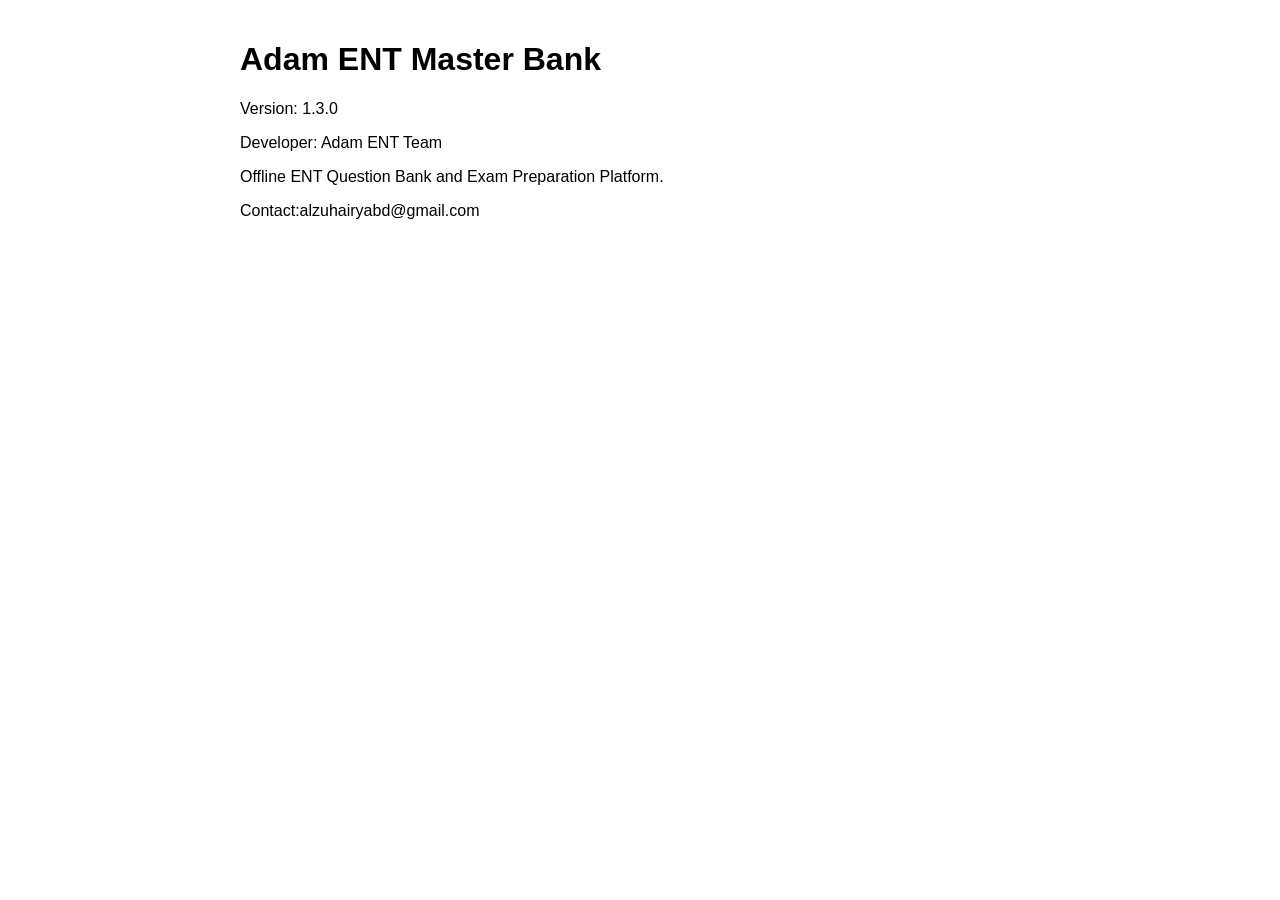
<file: about.html>
<!DOCTYPE html>
<html><head><meta charset="UTF-8"><meta name="viewport" content="width=device-width, initial-scale=1.0"><title>About Adam ENT</title></head>
<body style="font-family:Arial,sans-serif;max-width:800px;margin:auto;padding:20px">
<h1>Adam ENT Master Bank</h1>
<p>Version: 1.3.0</p>
<p>Developer: Adam ENT Team</p>
<p>Offline ENT Question Bank and Exam Preparation Platform.</p>
<p>Contact:alzuhairyabd@gmail.com</p>
</body></html>
</file>
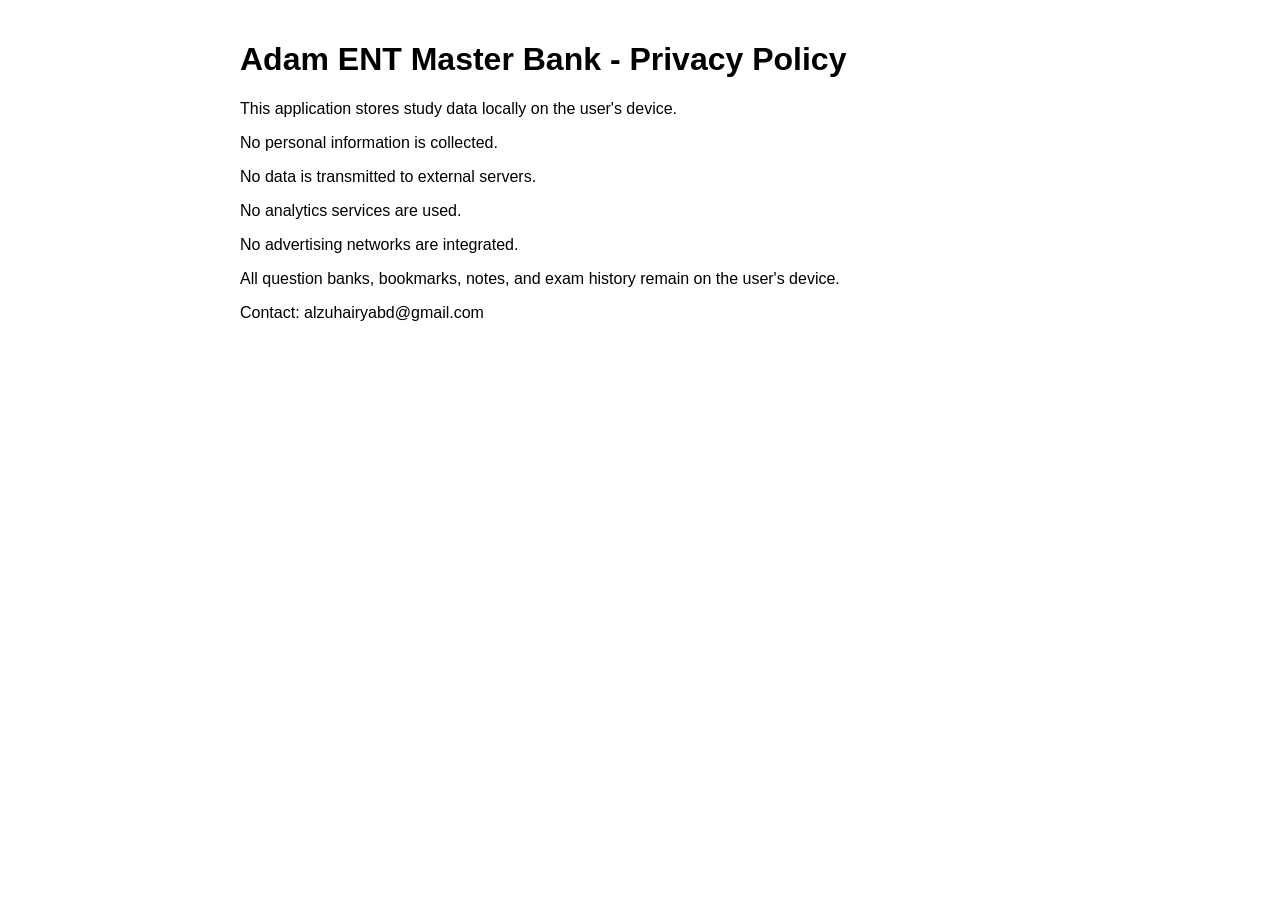
<file: privacy.html>
<!DOCTYPE html>
<html><head><meta charset="UTF-8"><meta name="viewport" content="width=device-width, initial-scale=1.0"><title>Privacy Policy</title></head>
<body style="font-family:Arial,sans-serif;max-width:800px;margin:auto;padding:20px">
<h1>Adam ENT Master Bank - Privacy Policy</h1>
<p>This application stores study data locally on the user's device.</p>
<p>No personal information is collected.</p>
<p>No data is transmitted to external servers.</p>
<p>No analytics services are used.</p>
<p>No advertising networks are integrated.</p>
<p>All question banks, bookmarks, notes, and exam history remain on the user's device.</p>
<p>Contact: alzuhairyabd@gmail.com</p>
</body></html>
</file>
<file: ui-icons.css>
/* Interface icon styling; no selectors transform imported question content. */
:root {
    --ui-icon-accent: #147d85;
    --ui-icon-soft: #e8f5f4;
    --ui-icon-outline: #cfe5e5;
}

.dark-mode {
    --ui-icon-accent: #83d9d1;
    --ui-icon-soft: #183c43;
    --ui-icon-outline: #2e5960;
}

.ui-icon {
    display: inline-block;
    width: 1.15em;
    height: 1.15em;
    flex: 0 0 auto;
    vertical-align: -.2em;
    overflow: visible;
    fill: none;
    stroke: currentColor;
    stroke-width: 1.8;
    stroke-linecap: round;
    stroke-linejoin: round;
    pointer-events: none;
}

.ui-icon *,
.ui-icon use {
    pointer-events: none;
}

.ui-icon.ui-icon-filled {
    fill: currentColor;
    stroke: currentColor;
}

.btn > .ui-icon {
    margin-inline-end: .35em;
    vertical-align: -.22em;
}

.btn > .ui-icon:last-child:first-child,
.btn-icon > .ui-icon {
    margin-inline: 0;
}

.btn.btn-block {
    justify-content: center;
    text-align: center;
}

.btn-icon.is-selected,
.btn-icon[aria-pressed="true"],
.bookmark-btn[aria-pressed="true"] {
    color: var(--ui-icon-accent);
    background: var(--ui-icon-soft);
    border-color: var(--ui-icon-outline);
}

.search-field {
    position: relative;
    color: var(--text-muted, #5e7083);
}

.search-field > .ui-icon {
    position: absolute;
    inset-inline-start: 14px;
    top: 23px;
    width: 20px;
    height: 20px;
    transform: translateY(-50%);
}

.search-field > input {
    padding-inline-start: 44px;
}

.card-header > .ui-icon {
    width: 1.08em;
    height: 1.08em;
    padding: .38em;
    box-sizing: content-box;
    border-radius: .65em;
    color: var(--ui-icon-accent);
    background: var(--ui-icon-soft);
}

.header-actions .btn-icon {
    display: inline-flex;
    align-items: center;
    justify-content: center;
    width: 44px;
    min-width: 44px;
    height: 44px;
    min-height: 44px;
    padding: 0;
    border: 1px solid var(--border, #dce5ef);
    border-radius: 14px;
    background: var(--panel, #fff);
    color: var(--text2, #4e6277);
    box-shadow: 0 2px 6px rgba(16, 45, 73, .035);
    transition: color .16s ease, background-color .16s ease, border-color .16s ease;
}

.header-actions .btn-icon > .ui-icon {
    width: 21px;
    height: 21px;
}

.header-actions .btn-icon:hover {
    color: var(--ui-icon-accent);
    background: var(--ui-icon-soft);
    border-color: var(--ui-icon-outline);
    transform: none;
}

.header-actions .btn-icon:focus-visible {
    outline: 2px solid var(--ui-icon-accent);
    outline-offset: 3px;
}

.nav-item > .ui-icon {
    width: 22px;
    height: 22px;
    transition: color .16s ease, opacity .16s ease;
}

.nav-item.active {
    color: var(--ui-icon-accent);
    background: var(--ui-icon-soft);
}

.nav-item.active > .ui-icon {
    opacity: 1;
}

.ui-result-icon {
    display: inline-flex;
    align-items: center;
    justify-content: center;
    color: var(--ui-icon-accent);
    font-size: 3.75rem;
    line-height: 1;
}

.ui-result-icon > .ui-icon,
.ui-icon.ui-icon-hero {
    width: 1em;
    height: 1em;
    vertical-align: 0;
}

@media (max-width: 480px) {
    .brand-block { flex-basis: 170px; }
    .brand-name { white-space: nowrap; }
    .header-actions { margin-inline-start: auto; }
}

@media (prefers-reduced-motion: reduce) {
    .header-actions .btn-icon,
    .nav-item > .ui-icon {
        transition: none;
    }
}
</file>
